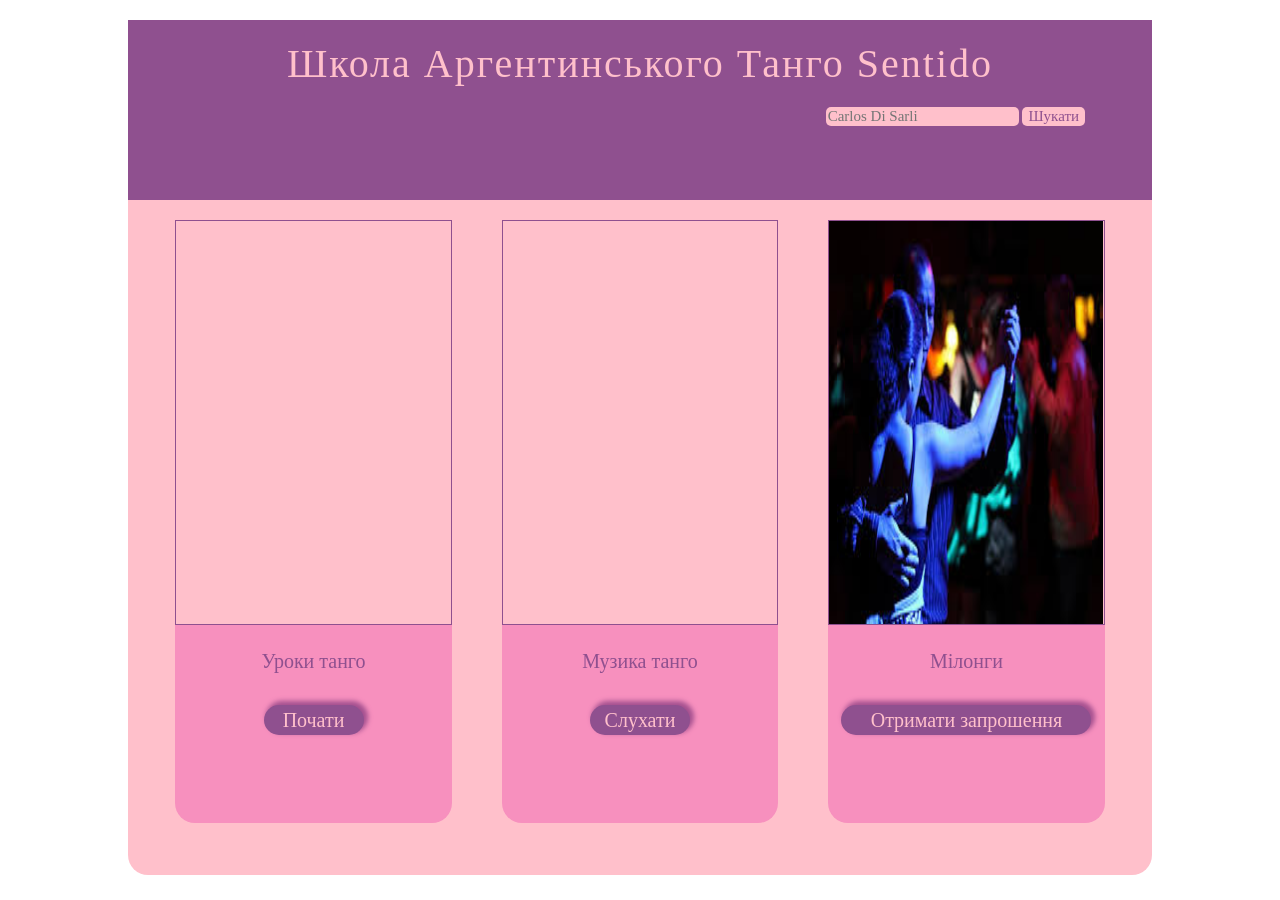
<file: index.html>
<!DOCTYPE html>
<html lang="uk">

<head>
    <meta charset="UTF-8">
    <meta name="viewport" content="width=device-width, initial-scale=1.0">
    <title>Sentido</title>
    <link rel="stylesheet" href="./assets/style_practice2.css">
</head>

<body>
    <div class="block">
        <header>
            <div>
                <p class="logo">Школа Аргентинського Танго Sentido</p>
            </div>
            <div>

                <form action="">
                    <p class="search">
                        <input type="search" placeholder="Carlos Di Sarli">
                        <input type="submit" value="Шукати">
                    </p>
                </form>

            </div>
        </header>
        <main>
            <div class="card">
                <div class="film1">
                    <div class="rating"></div>
                </div>
                <div class="title">Уроки танго</div>
                <div class="category"><button>Почати</button></div>
            </div>
            <div class="card">
                <div class="film2">
                    <div class="rating"></div>
                </div>
                <div class="title">Музика танго</div>
                <div class="category"><button>Слухати</button></div>
            </div>
            <div class="card">
                <div class="film3">
                    <div class="rating"></div>
                </div>
                <div class="title">Мілонги</div>
                <div class="category"><button class="buttonLong">Отримати запрошення</button></div>
            </div>
        </main>
    </div>
</body>

</html>
</file>
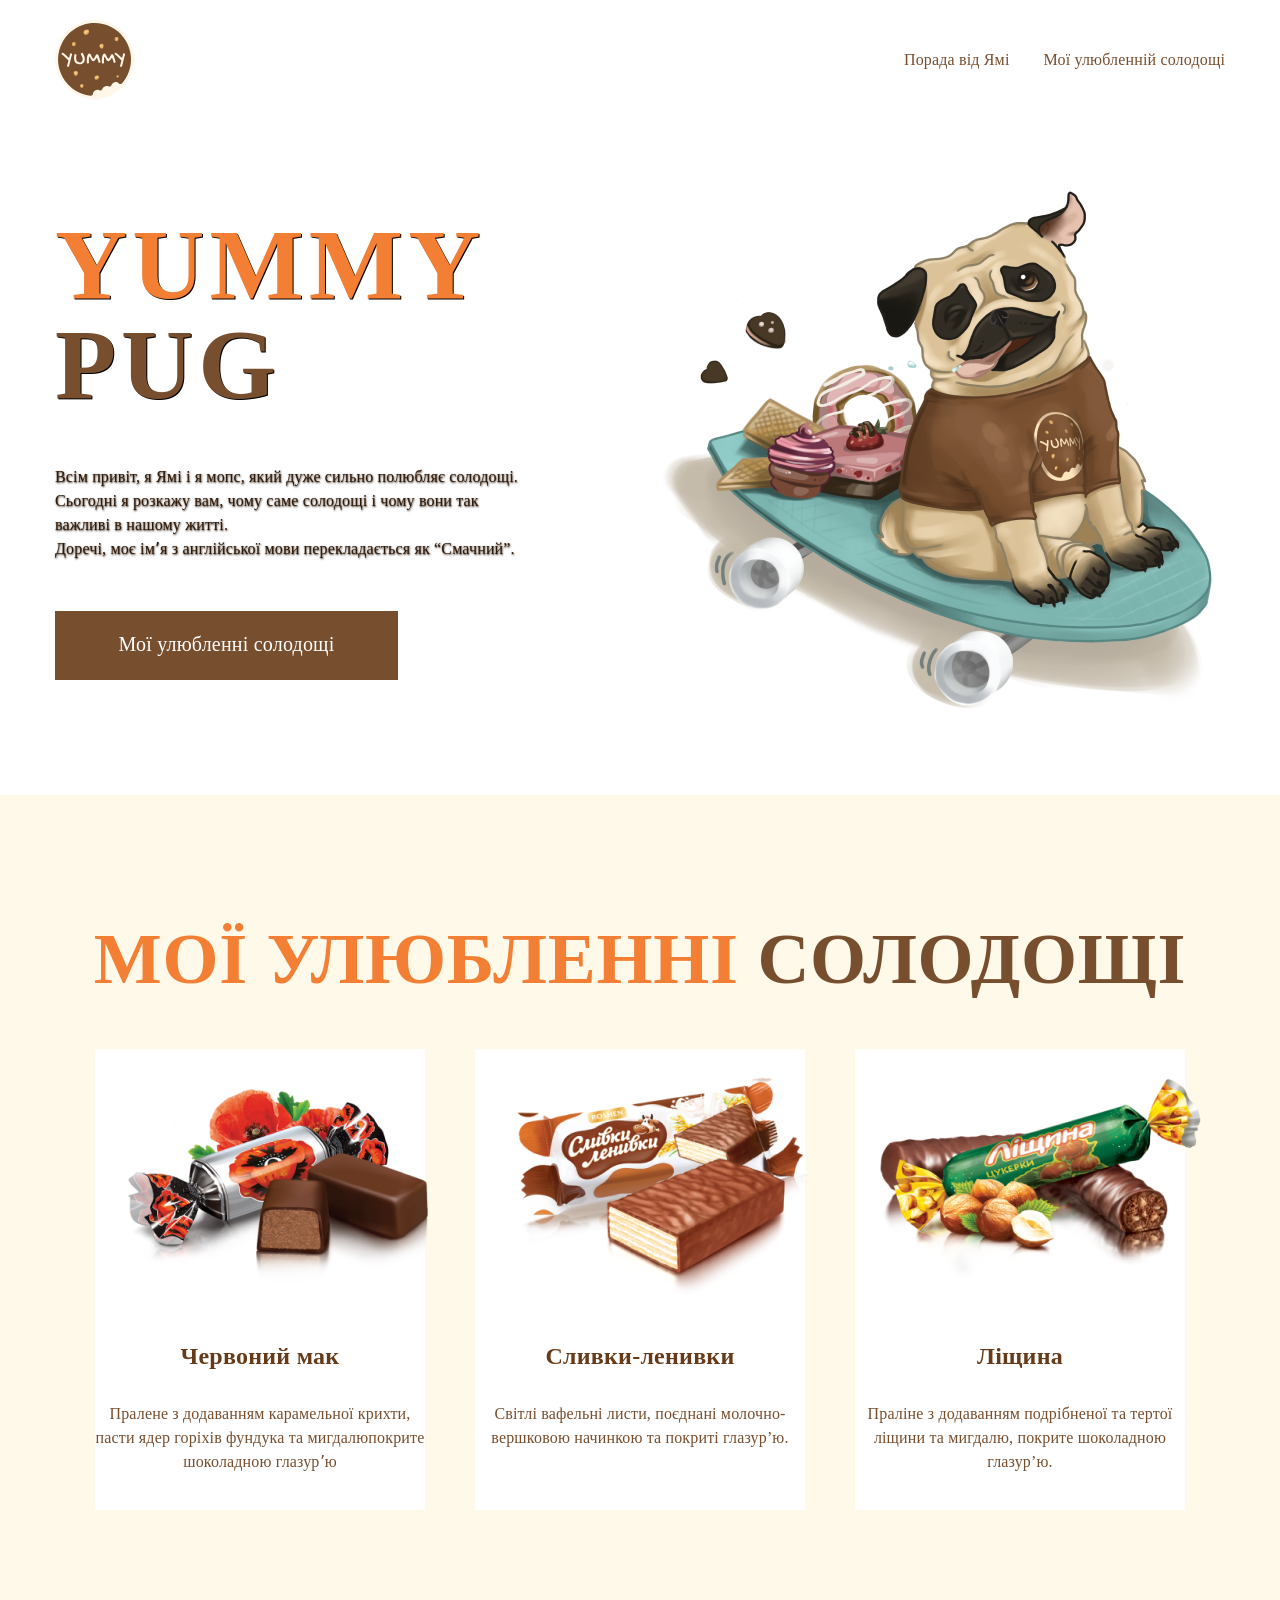
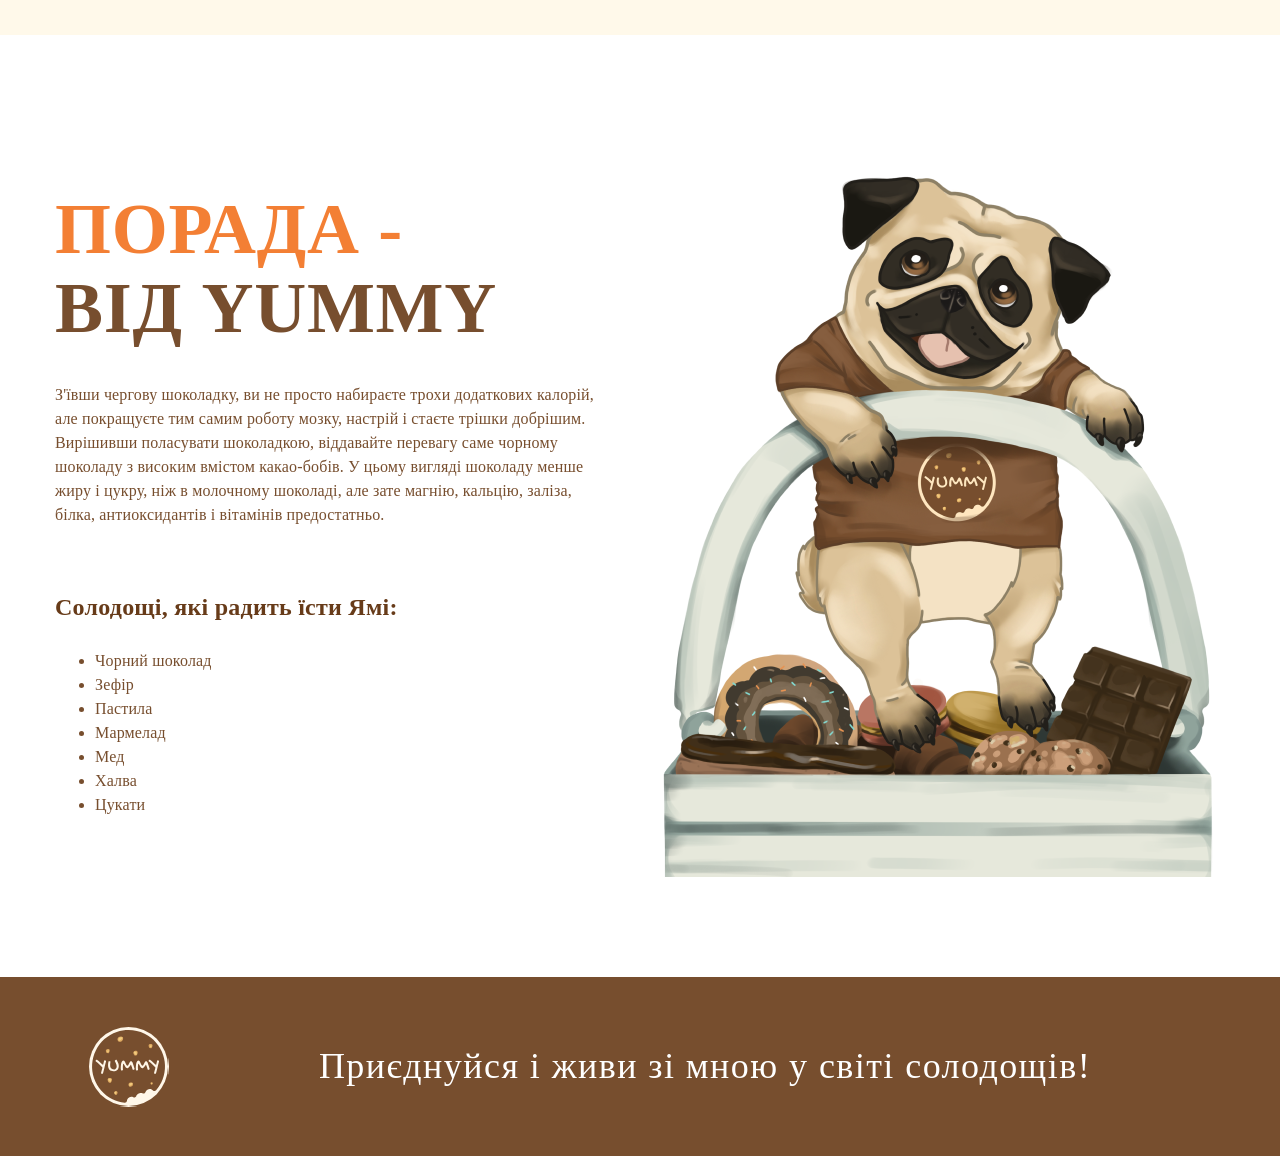
<file: index9.html>
<!DOCTYPE html>
<html lang="en">

<head>
    <meta charset="UTF-8">
    <meta name="viewport" content="width=device-width, initial-scale=1.0">
    <title>Practice 9</title>
    <link rel="stylesheet" href="./styles/style9.css">
</head>

<body>
    <div class="container">
        <section class="top">
            <div class="header">
                <div class="logo"></div>
                <div class="menu">
                    <a class="menu1" href="#advice">Порада від Ямі</a>
                    <a href="#sweets">Мої улюбленній солодощі</a>
                </div>
            </div>
            <div class="greeting">
                <h1><span>YUMMY</span> <br />PUG</h1>
                <p>Всім привіт, я Ямі і я мопс, який дуже сильно полюбляє солодощі. <br />
                    Сьогодні я розкажу вам, чому саме солодощі і чому вони так <br />
                    важливі в нашому житті.<br />
                    Доречі, моє імʼя з англійської мови перекладається як “Смачний”.
                </p>
                <div class="button">
                    <a href="#sweets">Мої улюбленні солодощі</a>
                </div>
            </div>
        </section>
        <section class="middle">
            <h2 id="sweets"><span>мої улюбленні </span>солодощі</h2>
            <div class="sweets">
                <div class="item">
                    <img src="./images/item1.png" alt="item1">
                    <h4>Червоний мак </h4>
                    <p>Пралене з додаванням карамельної крихти, пасти ядер горіхів фундука та мигдалюпокрите шоколадною
                        глазурʼю</p>
                </div>
                <div class="item">
                    <img src="./images/item2.png" alt="item2">
                    <h4>Сливки-ленивки</h4>
                    <p>Світлі вафельні листи, поєднані молочно-вершковою начинкою та покриті глазур’ю.</p>
                </div>
                <div class="item">
                    <img src="./images/item3.png" alt="item3">
                    <h4>Ліщина</h4>
                    <p>Праліне з додаванням подрібненої та тертої ліщини та мигдалю, покрите шоколадною глазур’ю.</p>
                </div>
            </div>
        </section>
        <section class="bottom">
            <h2 id="advice"><span>Порада - </span><br />від Yummy</h2>
            <p>З'ївши чергову шоколадку, ви не просто набираєте трохи додаткових калорій, але покращуєте тим самим
                роботу мозку, настрій і стаєте трішки добрішим. Вирішивши поласувати шоколадкою, віддавайте перевагу
                саме чорному шоколаду з високим вмістом какао-бобів. У цьому вигляді шоколаду менше жиру і цукру, ніж в
                молочному шоколаді, але зате магнію, кальцію, заліза, білка, антиоксидантів і вітамінів предостатньо.
            </p>
            <h4>Солодощі, які радить їсти Ямі:</h4>
            <ul>
                <li>Чорний шоколад</li>
                <li>Зефір</li>
                <li>Пастила</li>
                <li>Мармелад</li>
                <li>Мед</li>
                <li>Халва</li>
                <li>Цукати</li>
            </ul>
        </section>
        <footer>
            <div class="logo"></div>
            <h3>Приєднуйся і живи зі мною у світі солодощів!</h3>
        </footer>
    </div>
</body>

</html>
</file>
<file: assets/style_practice2.css>
@font-face {
    font-family: 'Sevillana', cursive;
    src: url(./Sevillana-Regular.ttf);
}

* {
    margin: 0;
    box-sizing: border-box;
}

.block {
    width: 80%;
    margin: 0 auto;
    background: pink;
    height: 95vh;
    margin-top: 20px;
    border-radius: 20px;
}

header {
    width: 100%;
    height: 20vh;
    background: rgb(143, 80, 143);
    display: flex;
    flex-direction: column;
}

main {
    display: flex;
    width: 100%;
    /*height: 70vh;*/
    margin-top: 20px;
    justify-content: center;
}

.logo {
    font-family: 'Sevillana', cursive;
    color: pink;
    font-size: 40px;
    letter-spacing: 2px;
    text-align: center;
    padding: 20px 0px;
}

form {
    padding-right: 67px;
}

input {
    margin-right: auto;
    border-radius: 5px;
    border: none;
    font-family: 'Sevillana', cursive;
    color: rgb(143, 80, 143);
    font-size: 15px;
    background: pink;
}

.search {
    text-align: end;
    font-family: 'Sevillana', cursive;
    color: pink;
    font-size: 15px;
}

.card {
    width: 27%;
    height: 67vh;
    background: rgb(247, 144, 190);
    display: flex;
    margin: 0px 10px;
    flex-direction: column;
    align-items: start;
    border-radius: 20px 20px;
    margin: 0px 25px;


}

.rating {
    background-image: url(https://cdn-icons-png.flaticon.com/512/6733/6733652.png);
    background-size: 55px 45px;
    width: 55px;
    height: 45px;
    border-radius: 25px;
    position: absolute;
    right: 5px;
    bottom: 5px;
    z-index: 1000;
}

.film1,
.film2,
.film3 {
    width: 100%;
    height: 45vh;
    background: pink;
    border: 1px solid rgb(143, 80, 143);
    position: relative;
}

.film1 {
    background-image: url(https://www.rutage.com/wp-content/uploads/2015/09/tango-3-scaled.jpg);
    background-repeat: no-repeat;
    background-size: 100% 45vh;

}

.film2 {
    background-image: url(https://static.wixstatic.com/media/b5625a_05c4f5d325be4ca282234991278db78d~mv2.png/v1/fill/w_568,h_604,al_c,lg_1,q_85,enc_auto/b5625a_05c4f5d325be4ca282234991278db78d~mv2.png);
    background-repeat: no-repeat;
    background-size: 100% 45vh;

}

.film3 {
    background-image: url(./tango3.jfif);
    background-repeat: no-repeat;
    background-size: 100% 45vh;

}

.title,
.category {
    text-align: center;
    width: 100%;
    height: 25px;
    margin-top: 25px;
    font-family: 'Sevillana', cursive;
    color: rgb(143, 80, 143);
    font-size: 20px;
}

button {
    width: 100px;
    height: 30px;
    background: rgb(143, 80, 143);
    color: pink;
    border: none;
    box-shadow: 3px -3px 5px 1px rgb(163, 80, 143);
    border-radius: 20px;
    font-size: 20px;
    font-family: 'Sevillana', cursive;
    margin-top: 5px;
}

.buttonLong {
    width: 250px;
}
</file>
<file: styles/style9.css>
@font-face {
    font-family: 'Montserrat';
    src: url(../styles/Montserrat-VariableFont_wght.ttf);
}

* {
    box-sizing: border-box;
    margin: 0;
}

a {
    text-decoration: none;
}

span {
    color: #f37f34;
}

h1,
h2,
h3,
h4,
p,
a,
ul {
    line-height: 100%;
    color: #774e2e;
    font-weight: 500;
    font-size: 16px;
    letter-spacing: 0.01em;
}

h1 {
    font-weight: 800;
    font-size: 100px;
    letter-spacing: 0.05em;
    padding-top: 65px;
    text-shadow: 1px 0.5px 0.01px black;
}

h2 {
    font-weight: 700;
    font-size: 72px;
    line-height: 110%;
    text-transform: uppercase;
}

h3 {
    font-size: 36px;
    line-height: 130%;
    letter-spacing: 0.04em;
    color: #fff;
    padding-right: 100px;
}

h4 {
    font-weight: 600;
    font-size: 24px;
    line-height: 130%;
    text-align: center;
    color: #673b19;
    padding-top: 40px;
}

.menu a {
    line-height: 130%;
}

p,
ul {
    line-height: 150%;
}

.greeting a {
    font-size: 20px;
    line-height: 130%;
    text-align: center;
    color: #fff;
}

.container {
    max-width: 1920px;
    height: 2735px;
    background-color: #fff;
    margin: 0 auto;
}

.top {
    width: 1170px;
    height: 775px;
    margin: 0 auto;
    margin-top: 20px;
}

.header {
    width: 100%;
    height: 80px;
    display: flex;
    justify-content: space-between;
    align-items: center;
}

.logo {
    width: 80px;
    height: 80px;
    background-image: url(../images/logoYummy.svg);
}

.menu1 {
    padding-right: 30px;
}

.greeting {
    height: 600px;
    background-image: url(../images/dogTop.png);
    background-repeat: no-repeat;
    background-position: right center;
    margin-top: 50px;
}

.greeting p {
    width: 575px;
    margin: 50px 0px;
    color: #2e1a0b;    
    text-shadow: 0.5px 1px 2px #2e1a0b;
}

.button {
    width: 343px;
    height: 69px;
    background-color: #774E2E;
    text-align: center;
    padding-top: 20px;
}

.middle {
    width: 100%;
    height: 840px;
    background-color: #fff9ea;
}

.middle h2 {
    text-align: center;
    padding-top: 125px;
}

.sweets {
    display: flex;
    justify-content: center;
    column-gap: 50px;
    margin-top: 50px;
}

.item {
    width: 330px;
    height: 461px;
    background-color: #fff;
}

.item p {
    text-align: center;
    padding-top: 30px;
}

.bottom {
    width: 1170px;
    height: 722px;
    margin: 0 auto;
    margin-top: 120px;
    margin-bottom: 100px;
    background-image: url(../images/dogBottom.png);
    background-repeat: no-repeat;
    background-position: right;
}

.bottom h2 {
    padding-top: 35px;
}

.bottom p {
    width: 47%;
    padding-top: 35px;
}

.bottom h4 {
    text-align: start;
    padding-top: 65px;
}

.bottom ul {
    padding-top: 25px;
}

footer {
    width: 100%;
    height: 179px;
    display: flex;
    justify-content: center;
    align-items: center;
    background-color: #774E2E;
    column-gap: 150px;
}
</file>
